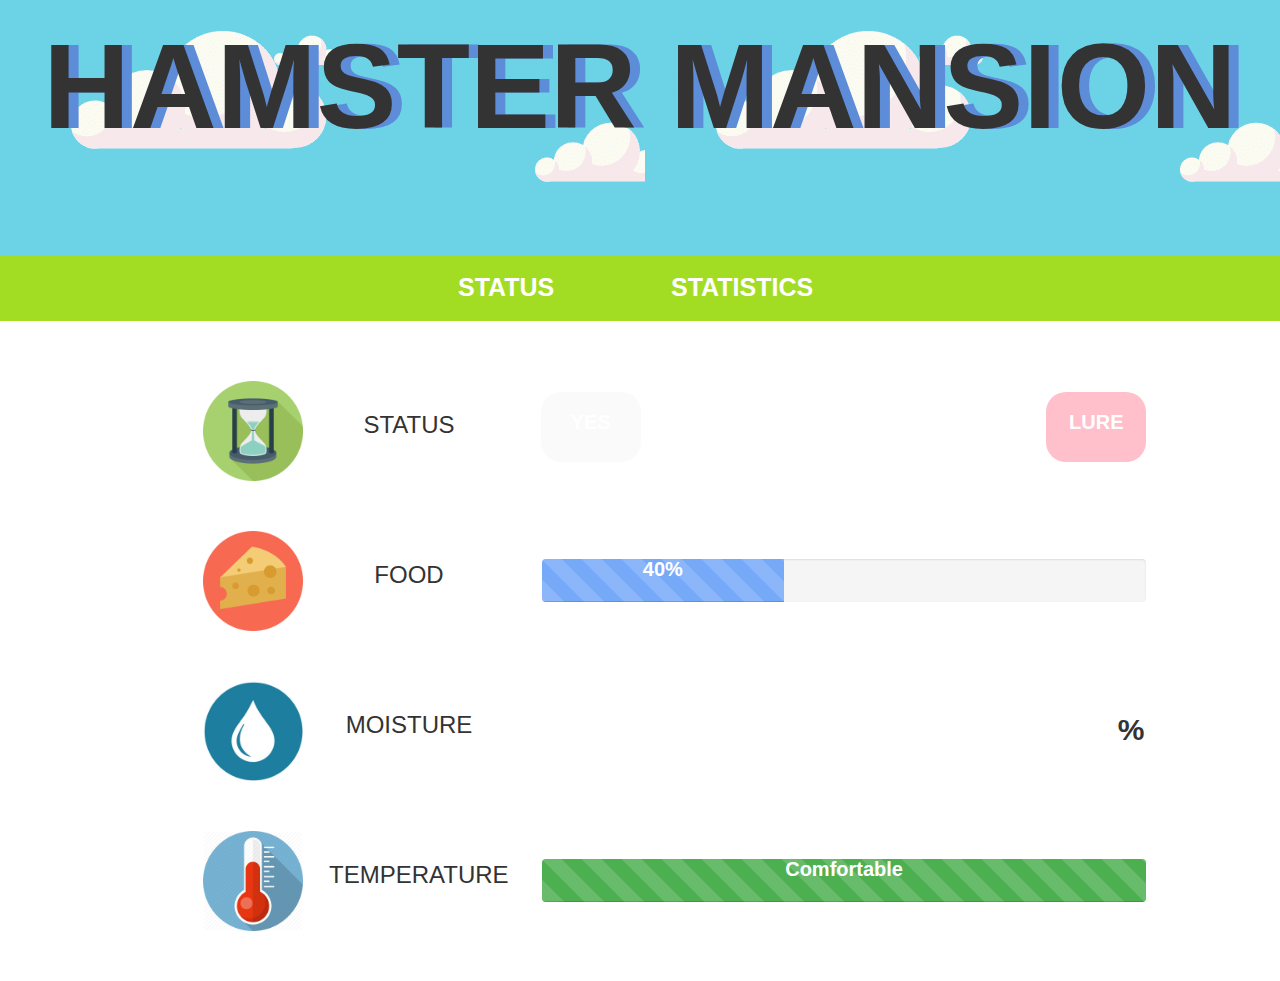
<file: index.html>
<html>
<head>
    <meta charset="utf-8">
    <meta http-equiv="X-UA-Compatible" content="IE=edge">
    <meta name="viewport" content="width=device-width, initial-scale=1">

    <title>Hamster Mansion</title>
    <!-- <link rel="stylesheet" href="./index.css"> -->

    <script src="https://ajax.googleapis.com/ajax/libs/jquery/3.2.1/jquery.min.js"></script>
    <!-- Latest compiled and minified CSS -->
    <link rel="stylesheet" href="https://maxcdn.bootstrapcdn.com/bootstrap/3.3.7/css/bootstrap.min.css" integrity="sha384-BVYiiSIFeK1dGmJRAkycuHAHRg32OmUcww7on3RYdg4Va+PmSTsz/K68vbdEjh4u"
        crossorigin="anonymous">

    <!-- Latest compiled and minified JavaScript -->
    <script src="https://maxcdn.bootstrapcdn.com/bootstrap/3.3.7/js/bootstrap.min.js" integrity="sha384-Tc5IQib027qvyjSMfHjOMaLkfuWVxZxUPnCJA7l2mCWNIpG9mGCD8wGNIcPD7Txa"
        crossorigin="anonymous"></script>

    <link rel="stylesheet" href="css/index.css">
</head>
<body>
    <div id="header" class="row container-fluid">
        <h1>HAMSTER MANSION</h1>
    </div>
    <div id="tab" class="row">
        <ul id="fast">
            <li class="col-md-1 col-md-offset-4"><a href="index.html">STATUS</a></li>
            <li class="col-md-1 col-md-offset-1"><a href="graph.html">STATISTICS</a></li>
        </ul>
    </div>
    <div class="container">
        <div id="data" class="row">
            <div id="butt" class="col-md-2 col-md-offset-1"><img src="imgs/status.png" style="margin-left:-100%"></div>
            <div class="col-md-2" style="margin-top:1% ; margin-left:-10%"><h3>STATUS</h3></div>
            <div  style="margin-top:1% ; height:5% " >
            <button id="hamStatus" style="width:100px ; height:70px ; " disabled><p>YES</p></button>
            <button id="lure" style="width:100px ; height:70px" ><p>LURE</p></button>
            </div>
        </div>
        <div id="data" class="row">
            <div id="butt" class="col-md-2 col-md-offset-1"><img src="imgs/cheese.png" style="margin-left:-100%"></div>
            <div class="col-md-2" style="margin-top:1% ; margin-left:-10%"><h3>FOOD</h3></div>
            <div class="progress" style="margin-top:2.5% ; height:5% ; margin-left:35% ; margin-right:12%" >
                <div id="foodBar" class="progress-bar progess-bar-info progress-bar-striped active" role="progressbar" aria-valuenow="40" aria-valuemin="0" aria-valuemax="100" style="width:40%">        
                    40%
                </div>
            </div>
        </div>
        <div id="data" class="row">
            <div id="butt" class="col-md-2 col-md-offset-1"><img src="imgs/mt.jpg" style="margin-left:-100%"></div>
            <div class="col-md-2" style="margin-top:1% ; margin-left:-10%"><h3>MOISTURE</h3></div>
            <div id="moisPercent" class="col-sm-2" style="margin-top:2.5%"></div>
            <div id="moisPercentunit" style="margin-top:2.5%">%</div>
        </div>
        <div id="data" class="row">
            <div id="butt" class="col-md-2 col-md-offset-1"><img src="imgs/temp1.jpg" style="margin-left:-100%"></div>
            <div class="col-md-2" style="margin-top:1% ; margin-left:-10%"><h3>TEMPERATURE</h3></div>
            <div class="progress" style="margin-top:2.5% ; height:5% ; margin-left:35% ; margin-right:12%">
                <div id="tempBar" class="progress-bar progress-bar-success progress-bar-striped active" role="progressbar" aria-valuenow="50" aria-valuemin="0" aria-valuemax="100" style="width:100%">
                    Comfortable
                </div>
            </div>
        </div>
    <script  type="text/javascript" src="js/index.js"></script>
</body>
</html>
</file>
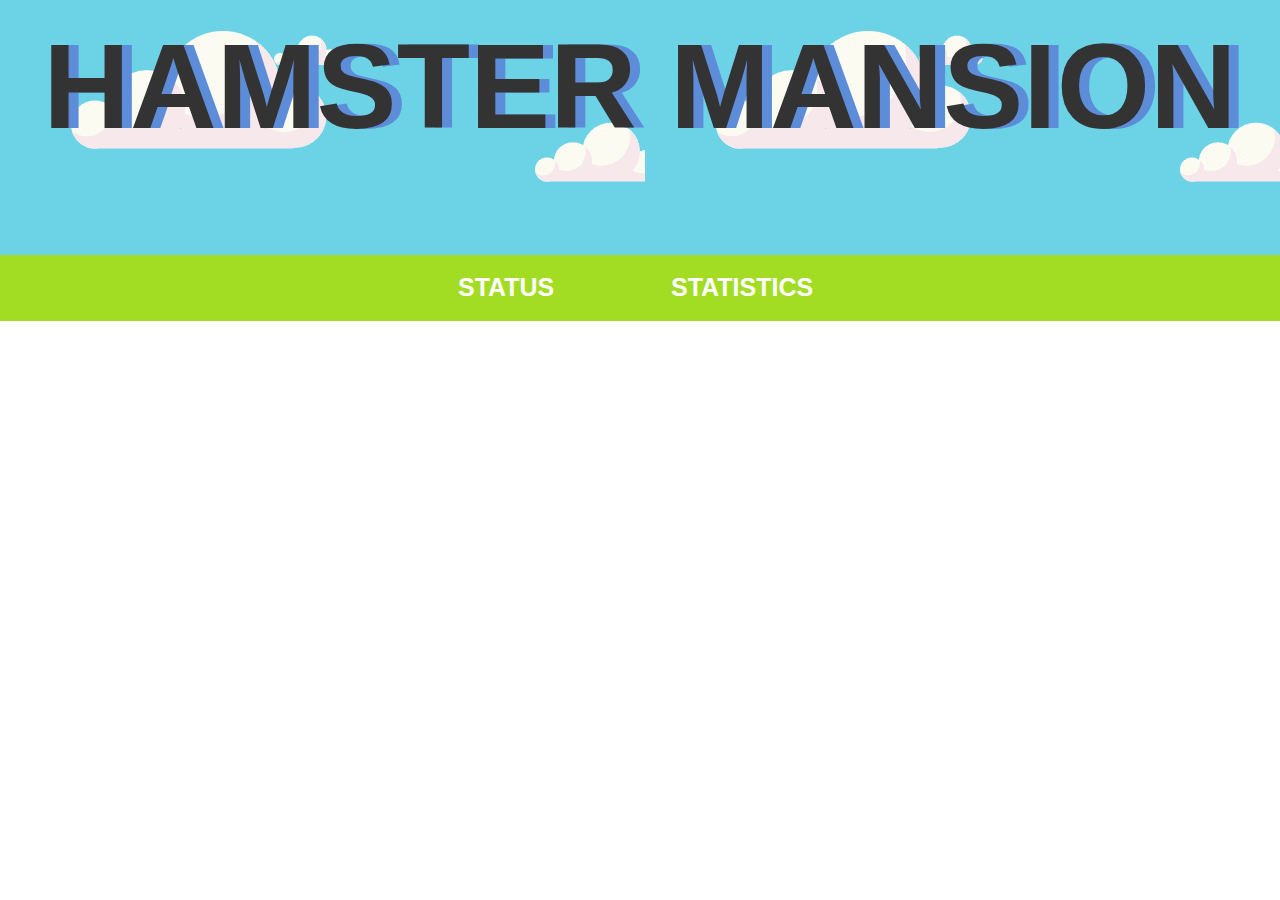
<file: graph.html>
<html>

<head>
	<meta charset="utf-8">
    <meta http-equiv="X-UA-Compatible" content="IE=edge">
	<meta name="viewport" content="width=device-width, initial-scale=1">
	
	<title>Hamster Mansion's Graph</title>
    <!-- <link rel="stylesheet" href="./index.css"> -->

    <script src="https://ajax.googleapis.com/ajax/libs/jquery/3.2.1/jquery.min.js"></script>
    <!-- Latest compiled and minified CSS -->
    <link rel="stylesheet" href="https://maxcdn.bootstrapcdn.com/bootstrap/3.3.7/css/bootstrap.min.css" integrity="sha384-BVYiiSIFeK1dGmJRAkycuHAHRg32OmUcww7on3RYdg4Va+PmSTsz/K68vbdEjh4u"
        crossorigin="anonymous">

    <!-- Latest compiled and minified JavaScript -->
    <script src="https://maxcdn.bootstrapcdn.com/bootstrap/3.3.7/js/bootstrap.min.js" integrity="sha384-Tc5IQib027qvyjSMfHjOMaLkfuWVxZxUPnCJA7l2mCWNIpG9mGCD8wGNIcPD7Txa"
        crossorigin="anonymous"></script>

	<link rel="stylesheet" href="css/index.css">
	<script type="text/javascript">
	window.onload = function () {
		
		//initial value of dataPoints 
		var dps = [
		{label: "", y: 206},
		{label: "", y: 163},
		{label: "", y: 154},
		{label: "", y: 176},
		{label: "", y: 184},
		{label: "", y: 122}
		];	

		var chart = new CanvasJS.Chart("chartContainer",{			
			title: {
				text: "Food that hamster ate"		
			},
			axisY: {				
				suffix: " "
			},		
			legend :{
				verticalAlign: 'bottom',
				horizontalAlign: "center"
			},
			data: [
			{
				type: "column",				
				indexLabel: "{y} ",
				dataPoints: dps					
			}
			]
		});

		
		var updateInterval = 1000;	
		

		var updateChart = function () {

				
				// generating random variation deltaY
				var yVal = Math.round(100*Math.random());
				var boilerColor;


				// color of dataPoint dependent upon y value. 

				boilerColor =
				yVal > 200 ? "#FF2500":
				yVal >= 170 ? "#FF6000":
				yVal < 170 ? "#6B8E23 ":							
				null;


				// updating the dataPoint
				if(dps.length >= 30){
					console.log(dps.shift())
					for(let i=0;i<dps.length;i++){
						dps[i].x = i;
					}

				}
				dps.push( {label: "" , y: yVal, color: boilerColor});

				//console.log(dps)
			chart.render();
		};
		
		updateChart();		

		// update chart after specified interval 
		setInterval(function(){updateChart()}, updateInterval);


	}
	</script>
	<script type="text/javascript" src="https://canvasjs.com/assets/script/canvasjs.min.js"></script>
</head>
<body>
	<div id="header" class="row container-fluid">
        <h1>HAMSTER MANSION</h1>
    </div>
    <div id="tab" class="row">
        <ul id="fast">
            <li class="col-md-1 col-md-offset-4"><a href="index.html">STATUS</a></li>
            <li class="col-md-1 col-md-offset-1"><a href="graph.html">STATISTICS</a></li>
        </ul>
    </div>
	<div id="chartContainer" class="col-md-oofset-1" style="height: 50%; width: 80%;">
	</div>
</body>
</html>
</file>
<file: index.css>
#header {
    height: 30%;
    text-align: center;
    text-shadow: 10px 0px #5d8cd8;
    font-family: Impact, Haettenschweiler, 'Arial Narrow Bold', sans-serif;
    /* background-color: white; */
    background-image: url("imgs/bg7.png");
}
h1{
    font-size: 600%;
    font-weight: bolder;
}
body {
    /* background-image: url("bg6.jpg");
    background-size: 100%; */
    border: weight 10px;  
    margin-bottom: 50px;
      
}

.container {
    margin-left: 10%;
}

.col-md-2 {
    font-weight: bolder;
}

ul {
    list-style-type: none;
    margin-top: 0;
    padding: 1px;
    overflow: hidden;
    background-color: #a2dd23;
    font-size: 20px;
}

a {
    float: left;
}

li a {
    display: block;
    color: white;
    text-align: center;
    padding: 14px 16px;
    text-decoration: none;
    font-size: 25px;
}

li a:hover {
    height:auto; 
}

.active {
    background-color: #4CAF50;
}

.row {
    text-align: center ;
    font-weight: bolder;
    padding: 0;
    margin: 0;
    font-family: Arial, Helvetica, sans-serif;
    font-size: 20px ;
}

 #data { 
     margin-top: 50px;
     font-family: Arial, Helvetica, sans-serif;
} 

#hamStatus {
    align-items: center ;
    background-size: 100%;
}

.yes {
    background-color: #5ab211;
}

.no {
    background-color: #db0808;
}

p {
    color : white;
}

button {
    border-radius: 1em ;
    border: none ;
    margin-right: 400px;
}

#lure {
    background-color: pink ;
    margin-right: 100px;
}

#foodBar,#tempBar {
    font-size: 20px;
    font-family: Arial, Helvetica, sans-serif;
    margin-right: 5px;
}

#foodBar {
    background-color: #77a9f9;
}

#moisPercent,#moisPercentunit{
    margin-left: 25%;
    font-size: 30px;
    font-family: Arial, Helvetica, sans-serif;
}

span{
    color:#a33404;
}

img {
    height: 100px ;
    width: 100px ;
}

#p1{
    height: 210px ;
    width: 230px ;
}

.bar-hot {
    background-color: lightcoral
}

.bar-comfort {
    background-color: lightgreen
}

.bar-cold {
    background-color: lightskyblue
}

.progress-bar {
    min-width: 1.5em
}
</file>
<file: css/index.css>
#header {
    height: 30%;
    text-align: center;
    text-shadow: 10px 0px #5d8cd8;
    font-family: Impact, Haettenschweiler, 'Arial Narrow Bold', sans-serif;
    /* background-color: white; */
    background-image: url("../imgs/bg7.png");
}
h1{
    font-size: 600%;
    font-weight: bolder;
}
body {
    /* background-image: url("bg6.jpg");
    background-size: 100%; */
    border: weight 10px;  
    margin-bottom: 50px;
      
}

.container {
    margin-left: 10%;
}

.col-md-2 {
    font-weight: bolder;
}

ul {
    list-style-type: none;
    margin-top: 0;
    padding: 1px;
    overflow: hidden;
    background-color: #a2dd23;
    font-size: 20px;
}

a {
    float: left;
}

li a {
    display: block;
    color: white;
    text-align: center;
    padding: 14px 16px;
    text-decoration: none;
    font-size: 25px;
}

li a:hover {
    height:auto; 
}

.active {
    background-color: #4CAF50;
}

.row {
    text-align: center ;
    font-weight: bolder;
    padding: 0;
    margin: 0;
    font-family: Arial, Helvetica, sans-serif;
    font-size: 20px ;
}

 #data { 
     margin-top: 50px;
     font-family: Arial, Helvetica, sans-serif;
} 

#hamStatus {
    align-items: center ;
    background-size: 100%;
}

.yes {
    background-color: #5ab211;
}

.no {
    background-color: #db0808;
}

p {
    color : white;
}

button {
    border-radius: 1em ;
    border: none ;
    margin-right: 400px;
}

#lure {
    background-color: pink ;
    margin-right: 100px;
}

#foodBar,#tempBar {
    font-size: 20px;
    font-family: Arial, Helvetica, sans-serif;
    margin-right: 5px;
}

#foodBar {
    background-color: #77a9f9;
}

#moisPercent,#moisPercentunit{
    margin-left: 25%;
    font-size: 30px;
    font-family: Arial, Helvetica, sans-serif;
}

span{
    color:#a33404;
}

img {
    height: 100px ;
    width: 100px ;
}

#p1{
    height: 210px ;
    width: 230px ;
}

.bar-hot {
    background-color: lightcoral
}

.bar-comfort {
    background-color: lightgreen
}

.bar-cold {
    background-color: lightskyblue
}

.progress-bar {
    min-width: 1.5em
}
</file>
